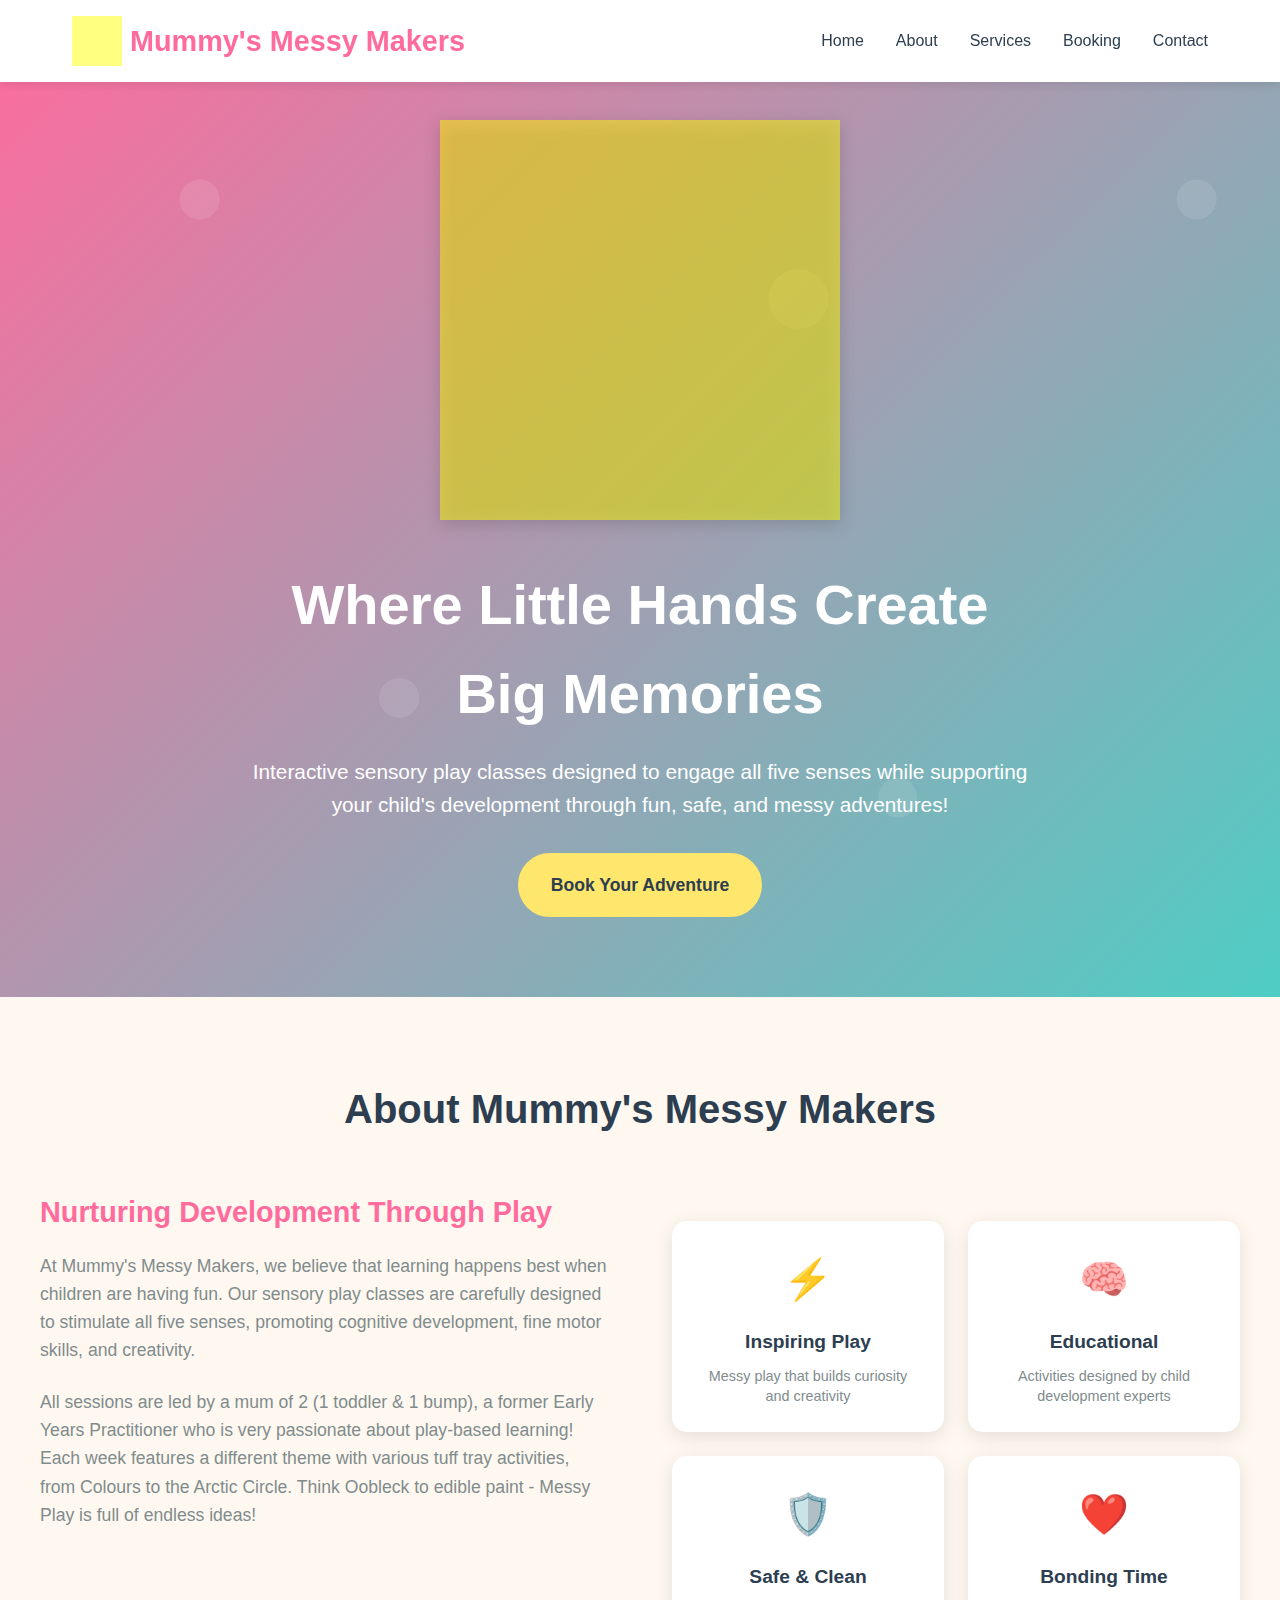
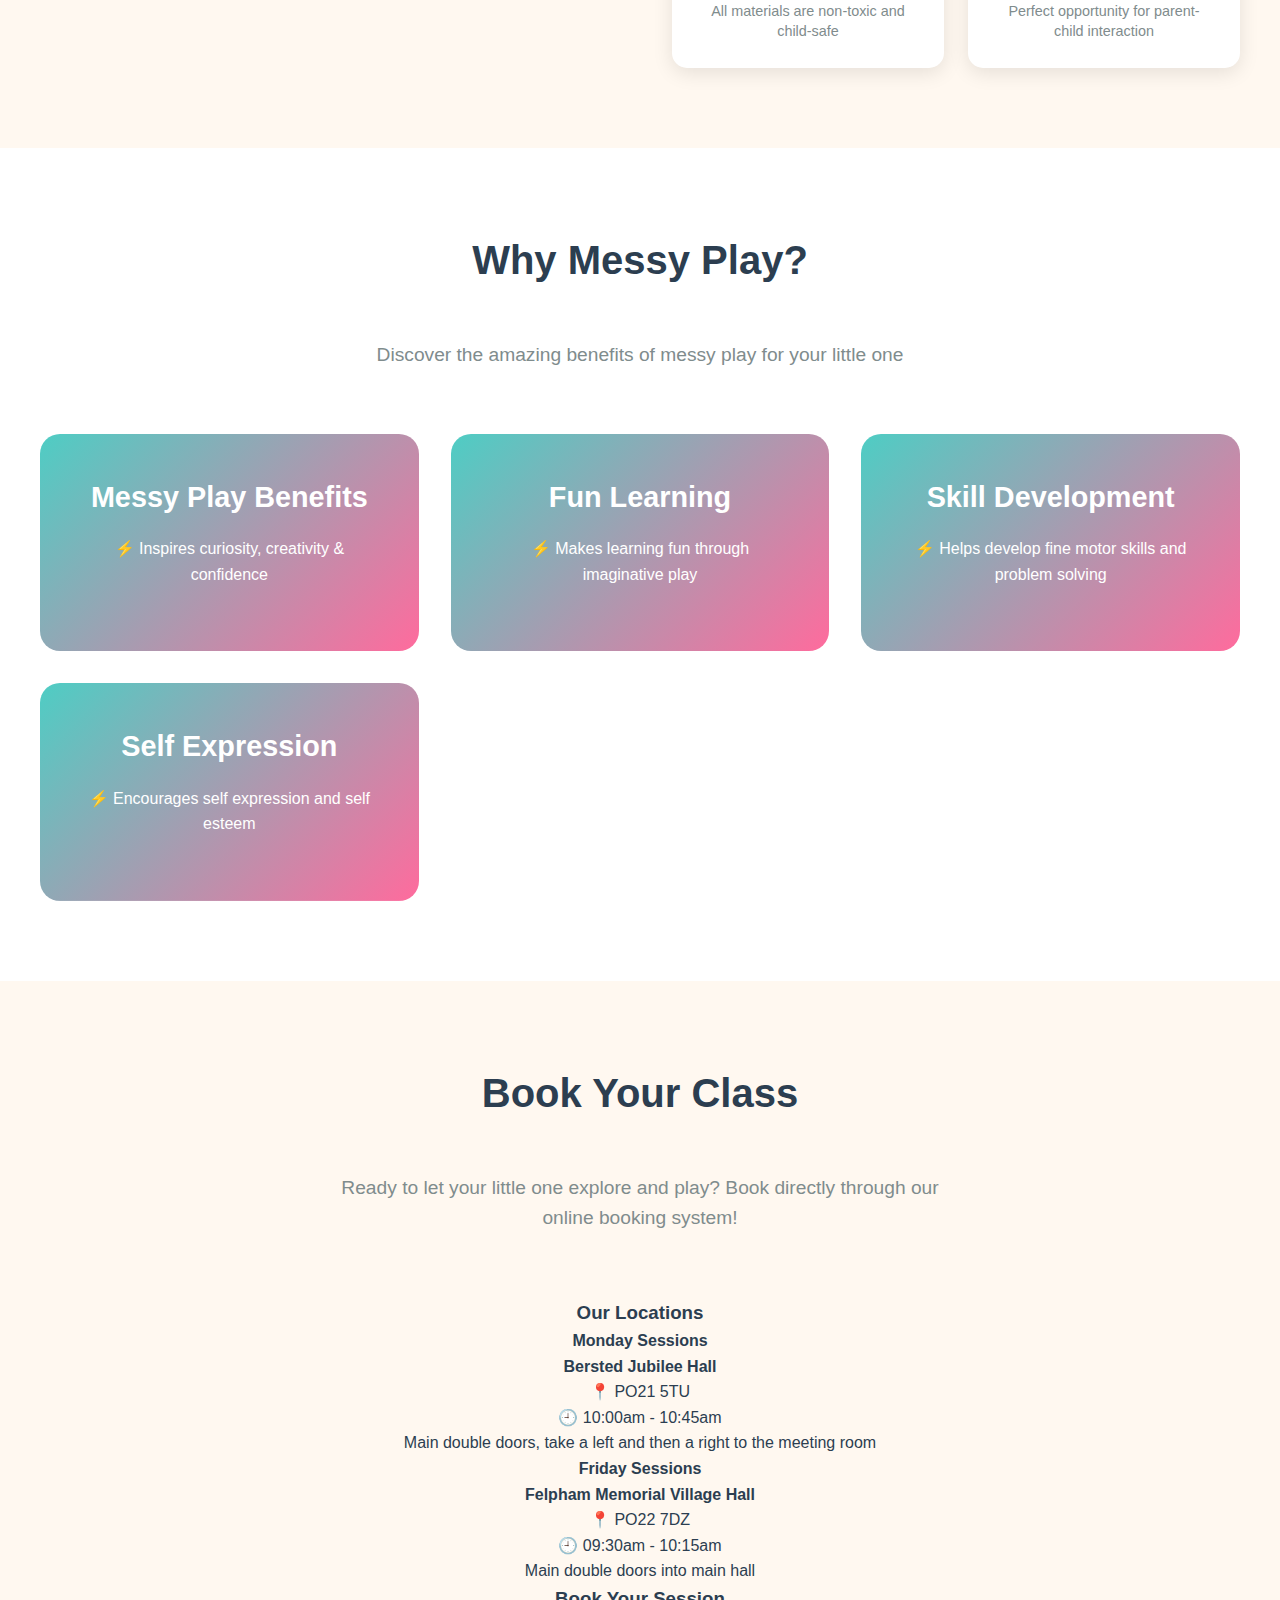
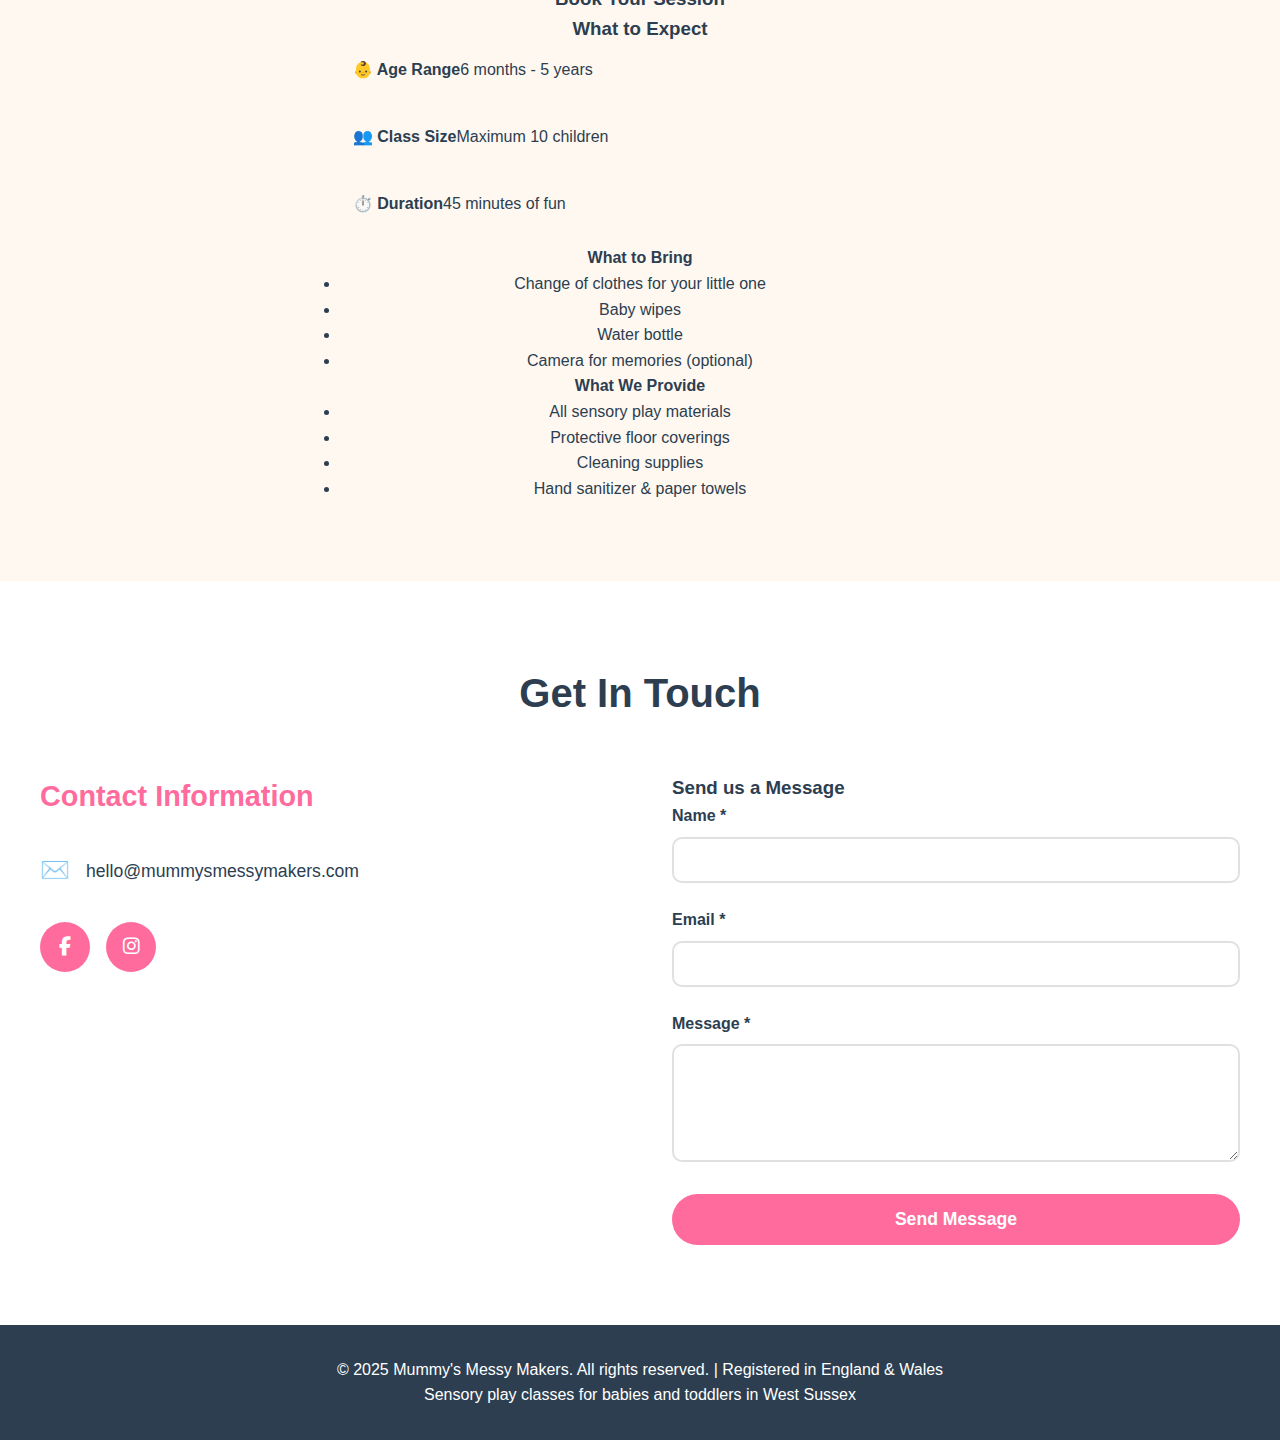
<file: index.html>
<!DOCTYPE html>
<html lang="en">
<head>
    <meta charset="UTF-8">
    <meta name="viewport" content="width=device-width, initial-scale=1.0">
    <title>Mummy's Messy Makers - Sensory Play Classes for Babies & Toddlers</title>
    <meta name="description" content="Interactive sensory play classes for babies and toddlers. Safe, fun, and educational activities that engage all five senses. Book your child's messy adventure today!">
    <meta name="keywords" content="sensory play, baby classes, toddler activities, messy play, child development, sensory development">
    <meta name="author" content="Mummy's Messy Makers">
    
    <!-- Open Graph for social sharing -->
    <meta property="og:title" content="Mummy's Messy Makers - Sensory Play Classes">
    <meta property="og:description" content="Interactive sensory play classes for babies and toddlers">
    <meta property="og:type" content="website">
    
    <!-- Font Awesome -->
    <link rel="stylesheet" href="https://cdnjs.cloudflare.com/ajax/libs/font-awesome/6.4.0/css/all.min.css">
    
    <!-- Stylesheet -->
    <link rel="stylesheet" href="styles.css">
</head>
<body>
    <a href="#main-content" class="skip-link">Skip to main content</a>
    
    <nav role="navigation" aria-label="Main navigation">
        <div class="nav-container">
            <a href="#home" class="logo" aria-label="Mummy's Messy Makers Home">
                <img src="[data-uri]" alt="Mummy's Messy Makers Logo" class="logo-image" id="logoImage">
                <span class="logo-text">Mummy's Messy Makers</span>
            </a>
            <ul class="nav-links" id="navLinks">
                <li><a href="#home">Home</a></li>
                <li><a href="#about">About</a></li>
                <li><a href="#services">Services</a></li>
                <li><a href="#booking">Booking</a></li>
                <li><a href="#contact">Contact</a></li>
            </ul>
            <button class="mobile-menu" id="mobileMenu" aria-label="Open mobile menu">☰</button>
        </div>
    </nav>

    <main id="main-content">
        <!-- Hero Section -->
        <section id="home" class="hero">
            <div class="hero-content">
                <img src="[data-uri]" alt="Mummy's Messy Makers" class="hero-logo" id="heroLogo">
                <h1>Where Little Hands Create Big Memories</h1>
                <p>Interactive sensory play classes designed to engage all five senses while supporting your child's development through fun, safe, and messy adventures!</p>
                <a href="#booking" class="cta-button">Book Your Adventure</a>
            </div>
        </section>

        <!-- About Section -->
        <section id="about" class="about">
            <div class="container">
                <h2 class="section-title">About Mummy's Messy Makers</h2>
                <div class="about-content">
                    <div class="about-text">
                        <h3>Nurturing Development Through Play</h3>
                        <p>At Mummy's Messy Makers, we believe that learning happens best when children are having fun. Our sensory play classes are carefully designed to stimulate all five senses, promoting cognitive development, fine motor skills, and creativity.</p>
                        <p>All sessions are led by a mum of 2 (1 toddler & 1 bump), a former Early Years Practitioner who is very passionate about play-based learning! Each week features a different theme with various tuff tray activities, from Colours to the Arctic Circle. Think Oobleck to edible paint - Messy Play is full of endless ideas!</p>
                    </div>
                    <div class="about-features">
                        <div class="feature-card">
                            <div class="feature-icon">⚡</div>
                            <h4>Inspiring Play</h4>
                            <p>Messy play that builds curiosity and creativity</p>
                        </div>
                        <div class="feature-card">
                            <div class="feature-icon">🧠</div>
                            <h4>Educational</h4>
                            <p>Activities designed by child development experts</p>
                        </div>
                        <div class="feature-card">
                            <div class="feature-icon">🛡️</div>
                            <h4>Safe & Clean</h4>
                            <p>All materials are non-toxic and child-safe</p>
                        </div>
                        <div class="feature-card">
                            <div class="feature-icon">❤️</div>
                            <h4>Bonding Time</h4>
                            <p>Perfect opportunity for parent-child interaction</p>
                        </div>
                    </div>
                </div>
            </div>
        </section>

        <!-- Services Section -->
        <section id="services" class="services">
            <div class="container">
                <h2 class="section-title">Why Messy Play?</h2>
                <p class="section-subtitle">Discover the amazing benefits of messy play for your little one</p>
                <div class="services-grid">
                    <div class="service-card">
                        <h3>Messy Play Benefits</h3>
                        <p>⚡ Inspires curiosity, creativity & confidence</p>
                    </div>
                    <div class="service-card">
                        <h3>Fun Learning</h3>
                        <p>⚡ Makes learning fun through imaginative play</p>
                    </div>
                    <div class="service-card">
                        <h3>Skill Development</h3>
                        <p>⚡ Helps develop fine motor skills and problem solving</p>
                    </div>
                    <div class="service-card">
                        <h3>Self Expression</h3>
                        <p>⚡ Encourages self expression and self esteem</p>
                    </div>
                </div>
            </div>
        </section>

        <!-- Booking Section -->
        <section id="booking" class="booking">
            <div class="container">
                <h2 class="section-title">Book Your Class</h2>
                <div class="booking-content">
                    <p class="section-subtitle">Ready to let your little one explore and play? Book directly through our online booking system!</p>
                    
                    <!-- Venue Information -->
                    <div class="venue-info">
                        <h3>Our Locations</h3>
                        <div class="venue-cards">
                            <div class="venue-card">
                                <h4>Monday Sessions</h4>
                                <div class="venue-details">
                                    <p><strong>Bersted Jubilee Hall</strong></p>
                                    <p>📍 PO21 5TU</p>
                                    <p>🕘 10:00am - 10:45am</p>
                                    <p class="venue-note">Main double doors, take a left and then a right to the meeting room</p>
                                </div>
                            </div>
                            <div class="venue-card">
                                <h4>Friday Sessions</h4>
                                <div class="venue-details">
                                    <p><strong>Felpham Memorial Village Hall</strong></p>
                                    <p>📍 PO22 7DZ</p>
                                    <p>🕘 09:30am - 10:15am</p>
                                    <p class="venue-note">Main double doors into main hall</p>
                                </div>
                            </div>
                        </div>
                    </div>
                    
                    <!-- Bookwhen Booking System -->
                    <div class="bookwhen-section">
                        <h3>Book Your Session</h3>
                        <div id="bookwhen-container" class="bookwhen-container">
                            <!-- Bookwhen iframe will be inserted here -->
                        </div>
                    </div>
                    
                    <!-- Class Information -->
                    <div class="class-info">
                        <h3>What to Expect</h3>
                        <div class="info-grid">
                            <div class="info-item">
                                <h4>👶 Age Range</h4>
                                <p> 6 months - 5 years</p>
                            </div>
                            <div class="info-item">
                                <h4>👥 Class Size</h4>
                                <p> Maximum 10 children</p>
                            </div>
                            <div class="info-item">
                                <h4>⏱️ Duration</h4>
                                <p> 45 minutes of fun</p>
                            </div>
                        </div>
                    </div>
                    
                    <!-- What to Bring -->
                    <div class="bring-info">
                        <div class="info-section">
                            <h4>What to Bring</h4>
                            <ul>
                                <li>Change of clothes for your little one</li>
                                <li>Baby wipes</li>
                                <li>Water bottle</li>
                                <li>Camera for memories (optional)</li>
                            </ul>
                        </div>
                        <div class="info-section">
                            <h4>What We Provide</h4>
                            <ul>
                                <li>All sensory play materials</li>
                                <li>Protective floor coverings</li>
                                <li>Cleaning supplies</li>
                                <li>Hand sanitizer & paper towels</li>
                            </ul>
                        </div>
                    </div>
                </div>
            </div>
        </section>

        <!-- Contact Section -->
        <section id="contact" class="contact">
            <div class="container">
                <h2 class="section-title">Get In Touch</h2>
                <div class="contact-content">
                    <div class="contact-info">
                        <h3>Contact Information</h3>
                        <div class="contact-item">
                            <span class="contact-icon">✉️</span>
                            <p>hello@mummysmessymakers.com</p>
                        </div>
                        <div class="social-links">
                            <a href="https://www.facebook.com/profile.php?id=61576732513506" class="social-link" aria-label="Visit our Facebook page" target="_blank"><i class="fab fa-facebook-f"></i></a>
                            <a href="https://www.instagram.com/mummysmessymakers/" class="social-link" aria-label="Visit our Instagram page" target="_blank"><i class="fab fa-instagram"></i></a>
                        </div>
                    </div>
                    <div class="contact-form">
                        <h3>Send us a Message</h3>
                        <form id="contactForm" action="https://formsubmit.co/hello@mummysmessymakers.com" method="POST">
                            <!-- FormSubmit.co configuration -->
                            <input type="hidden" name="_subject" value="New Contact Form Message from Mummy's Messy Makers">
                            <input type="hidden" name="_replyto" value="email">
                            <input type="hidden" name="_captcha" value="false">
                            <input type="text" name="_honey" style="display:none">
                            
                            <div class="form-group">
                                <label for="contact-name">Name *</label>
                                <input type="text" id="contact-name" name="name" required>
                            </div>
                            <div class="form-group">
                                <label for="contact-email">Email *</label>
                                <input type="email" id="contact-email" name="email" required>
                            </div>
                            <div class="form-group">
                                <label for="message">Message *</label>
                                <textarea id="message" name="message" rows="5" required></textarea>
                            </div>
                            <button type="submit" class="submit-btn">Send Message</button>
                        </form>
                    </div>
                </div>
            </div>
        </section>
    </main>

    <footer>
        <div class="container">
            <p>&copy; 2025 Mummy's Messy Makers. All rights reserved. | Registered in England & Wales</p>
            <p>Sensory play classes for babies and toddlers in West Sussex</p>
        </div>
    </footer>

    <!-- Session Modal -->
    <div id="sessionModal" class="session-modal" style="display: none;">
        <!-- Modal content will be populated by JavaScript -->
    </div>

    
    <!-- JavaScript -->
    <script type="module" src="script.js"></script>

    <!-- JSON-LD Structured Data for SEO -->
    <script type="application/ld+json">
    {
        "@context": "https://schema.org",
        "@type": "LocalBusiness",
        "name": "Mummy's Messy Makers",
        "description": "Interactive sensory play classes for babies and toddlers. Safe, fun, and educational activities that engage all five senses.",
        "url": "https://www.mummysmessymakers.co.uk",
        "telephone": "+44 7123 456 789",
        "email": "hello@mummysmessymakers.com",
        "address": {
            "@type": "PostalAddress",
            "streetAddress": "123 Play Street",
            "addressLocality": "London",
            "postalCode": "SW1A 1AA",
            "addressCountry": "GB"
        },
        "openingHours": [
            "Mo-Fr 09:00-17:00",
            "Sa 10:00-15:00"
        ],
        "serviceType": "Child Care Services",
        "areaServed": "London, UK",
        "priceRange": "££",
        "hasOfferCatalog": {
            "@type": "OfferCatalog",
            "name": "Sensory Play Classes",
            "itemListElement": [
                {
                    "@type": "Offer",
                    "itemOffered": {
                        "@type": "Service",
                        "name": "Messy Play Benefits",
                        "description": "Inspires curiosity, creativity & confidence"
                    }
                },
                {
                    "@type": "Offer",
                    "itemOffered": {
                        "@type": "Service",
                        "name": "Fun Learning",
                        "description": "Makes learning fun through imaginative play"
                    }
                },
                {
                    "@type": "Offer",
                    "itemOffered": {
                        "@type": "Service",
                        "name": "Skill Development",
                        "description": "Helps develop fine motor skills and problem solving"
                    }
                },
                {
                    "@type": "Offer",
                    "itemOffered": {
                        "@type": "Service",
                        "name": "Self Expression",
                        "description": "Encourages self expression and self esteem"
                    }
                }
            ]
        }
    }
    </script>
</body>
</html>
</file>
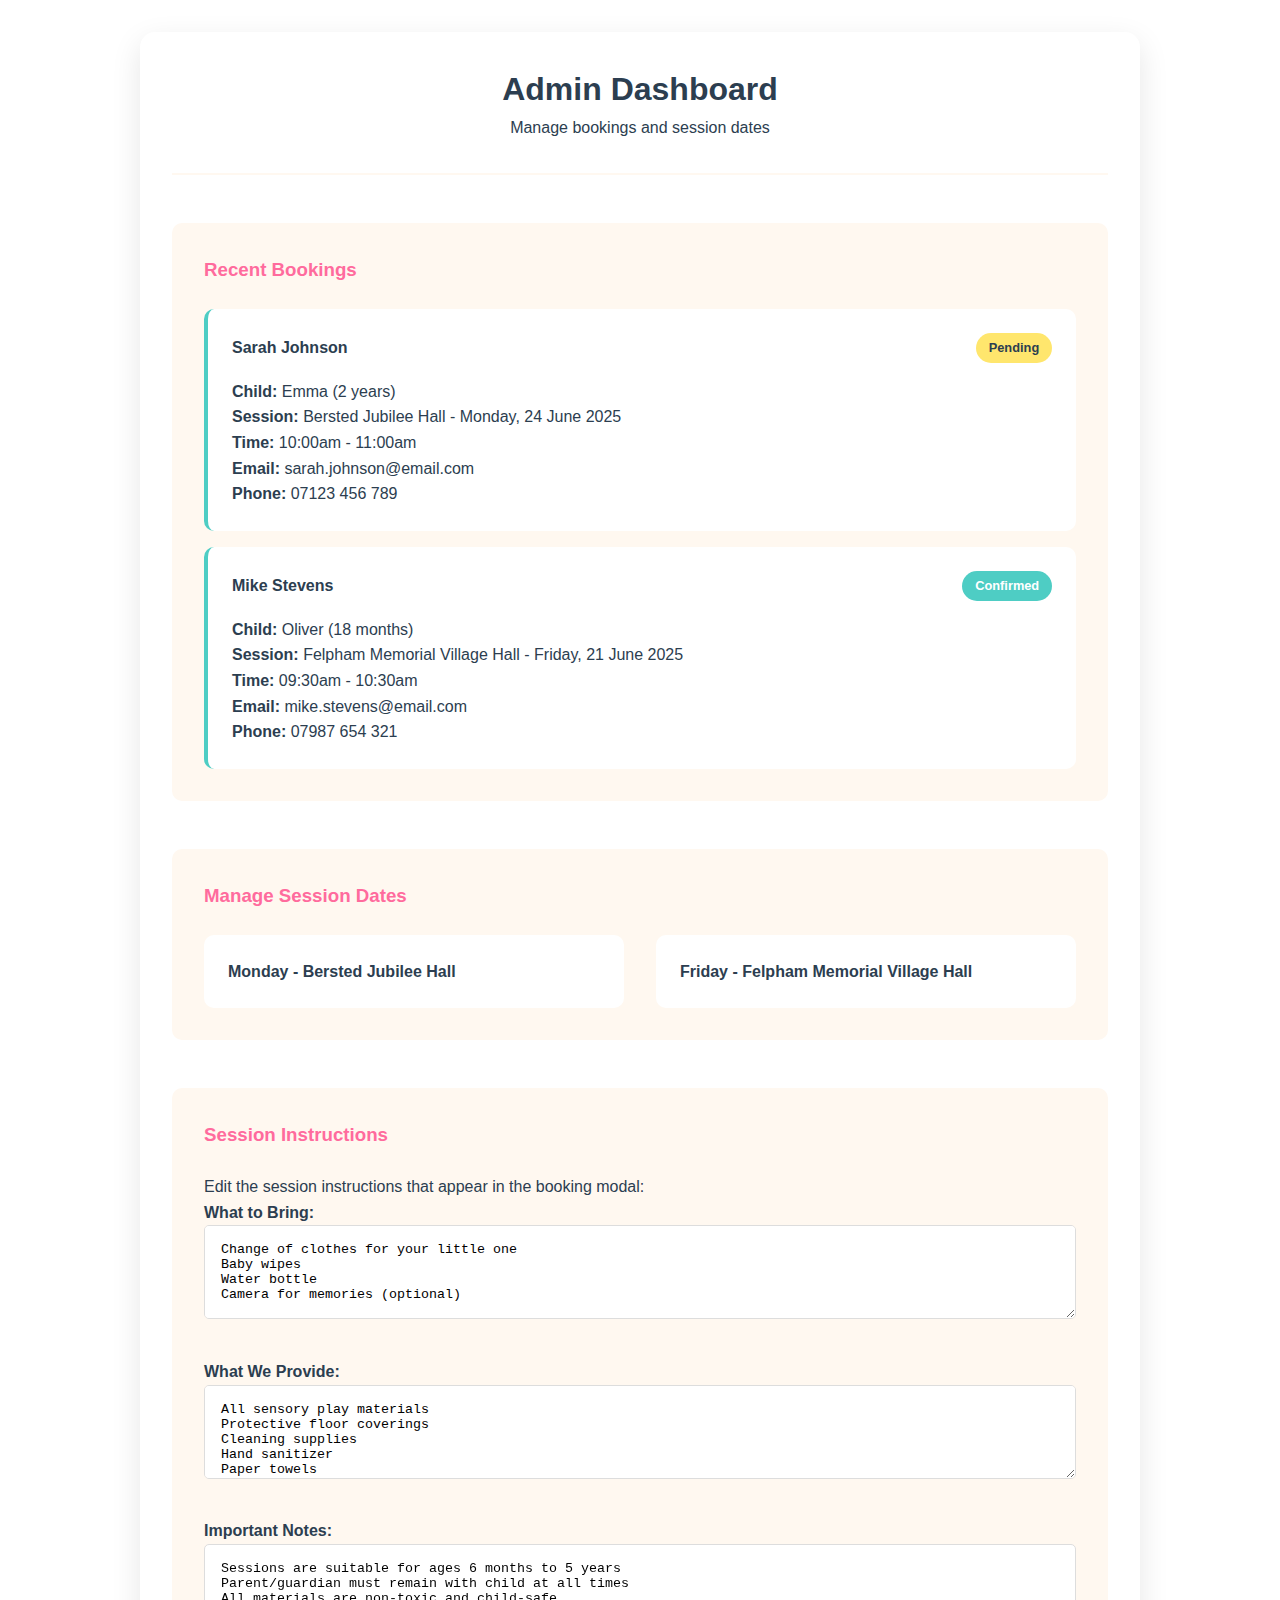
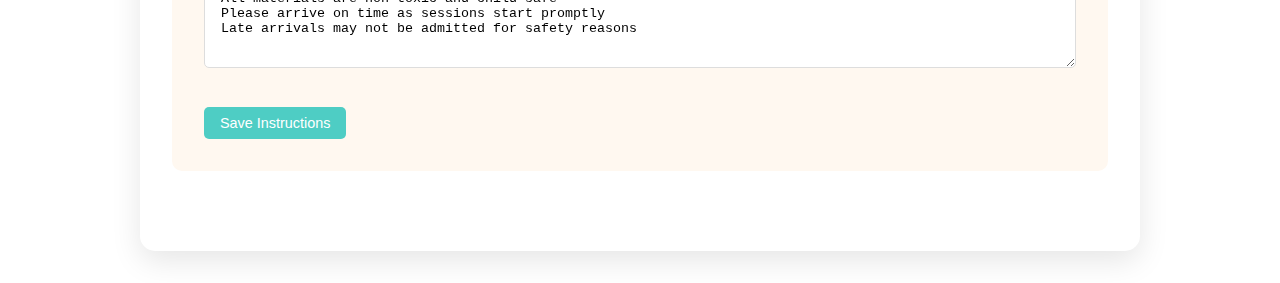
<file: admin.html>
<!DOCTYPE html>
<html lang="en">
<head>
    <meta charset="UTF-8">
    <meta name="viewport" content="width=device-width, initial-scale=1.0">
    <title>Admin - Mummy's Messy Makers</title>
    <link rel="stylesheet" href="styles.css">
    <style>
        .admin-container {
            max-width: 1000px;
            margin: 2rem auto;
            padding: 2rem;
            background: var(--white);
            border-radius: 15px;
            box-shadow: 0 10px 30px rgba(0,0,0,0.1);
        }
        
        .admin-header {
            text-align: center;
            margin-bottom: 3rem;
            padding-bottom: 2rem;
            border-bottom: 2px solid var(--background-light);
        }
        
        .admin-section {
            margin-bottom: 3rem;
            padding: 2rem;
            background: var(--background-light);
            border-radius: 10px;
        }
        
        .admin-section h3 {
            color: var(--primary-color);
            margin-bottom: 1.5rem;
        }
        
        .bookings-list {
            display: grid;
            gap: 1rem;
        }
        
        .booking-item {
            background: var(--white);
            padding: 1.5rem;
            border-radius: 10px;
            border-left: 4px solid var(--secondary-color);
        }
        
        .booking-header {
            display: flex;
            justify-content: space-between;
            align-items: center;
            margin-bottom: 1rem;
        }
        
        .booking-status {
            padding: 0.3rem 0.8rem;
            border-radius: 15px;
            font-size: 0.8rem;
            font-weight: bold;
        }
        
        .status-pending {
            background: var(--accent-color);
            color: var(--text-dark);
        }
        
        .status-confirmed {
            background: var(--secondary-color);
            color: var(--white);
        }
        
        .manage-dates {
            display: grid;
            grid-template-columns: repeat(auto-fit, minmax(300px, 1fr));
            gap: 2rem;
        }
        
        .venue-management {
            background: var(--white);
            padding: 1.5rem;
            border-radius: 10px;
        }
        
        .date-list {
            max-height: 300px;
            overflow-y: auto;
        }
        
        .date-item {
            display: flex;
            justify-content: space-between;
            align-items: center;
            padding: 0.8rem;
            margin-bottom: 0.5rem;
            background: var(--background-light);
            border-radius: 8px;
        }
        
        .btn {
            padding: 0.5rem 1rem;
            border: none;
            border-radius: 5px;
            cursor: pointer;
            font-size: 0.9rem;
            transition: all 0.3s ease;
        }
        
        .btn-danger {
            background: #e74c3c;
            color: white;
        }
        
        .btn-success {
            background: var(--secondary-color);
            color: white;
        }
        
        .btn:hover {
            transform: translateY(-2px);
        }
    </style>
</head>
<body>
    <div class="admin-container">
        <div class="admin-header">
            <h1>Admin Dashboard</h1>
            <p>Manage bookings and session dates</p>
        </div>
        
        <div class="admin-section">
            <h3>Recent Bookings</h3>
            <div id="bookingsList" class="bookings-list">
                <!-- Sample booking data -->
                <div class="booking-item">
                    <div class="booking-header">
                        <strong>Sarah Johnson</strong>
                        <span class="booking-status status-pending">Pending</span>
                    </div>
                    <div class="booking-details">
                        <p><strong>Child:</strong> Emma (2 years)</p>
                        <p><strong>Session:</strong> Bersted Jubilee Hall - Monday, 24 June 2025</p>
                        <p><strong>Time:</strong> 10:00am - 11:00am</p>
                        <p><strong>Email:</strong> sarah.johnson@email.com</p>
                        <p><strong>Phone:</strong> 07123 456 789</p>
                    </div>
                </div>
                
                <div class="booking-item">
                    <div class="booking-header">
                        <strong>Mike Stevens</strong>
                        <span class="booking-status status-confirmed">Confirmed</span>
                    </div>
                    <div class="booking-details">
                        <p><strong>Child:</strong> Oliver (18 months)</p>
                        <p><strong>Session:</strong> Felpham Memorial Village Hall - Friday, 21 June 2025</p>
                        <p><strong>Time:</strong> 09:30am - 10:30am</p>
                        <p><strong>Email:</strong> mike.stevens@email.com</p>
                        <p><strong>Phone:</strong> 07987 654 321</p>
                    </div>
                </div>
            </div>
        </div>
        
        <div class="admin-section">
            <h3>Manage Session Dates</h3>
            <div class="manage-dates">
                <div class="venue-management">
                    <h4>Monday - Bersted Jubilee Hall</h4>
                    <div class="date-list" id="mondayDates">
                        <!-- Dates will be populated by JavaScript -->
                    </div>
                </div>
                
                <div class="venue-management">
                    <h4>Friday - Felpham Memorial Village Hall</h4>
                    <div class="date-list" id="fridayDates">
                        <!-- Dates will be populated by JavaScript -->
                    </div>
                </div>
            </div>
        </div>
        
        <div class="admin-section">
            <h3>Session Instructions</h3>
            <p>Edit the session instructions that appear in the booking modal:</p>
            
            <div style="margin-bottom: 2rem;">
                <h4>What to Bring:</h4>
                <textarea id="whatToBring" rows="4" style="width: 100%; padding: 1rem; border-radius: 5px; border: 1px solid #ddd;">
Change of clothes for your little one
Baby wipes
Water bottle
Camera for memories (optional)
                </textarea>
            </div>
            
            <div style="margin-bottom: 2rem;">
                <h4>What We Provide:</h4>
                <textarea id="whatWeProvide" rows="4" style="width: 100%; padding: 1rem; border-radius: 5px; border: 1px solid #ddd;">
All sensory play materials
Protective floor coverings
Cleaning supplies
Hand sanitizer
Paper towels
                </textarea>
            </div>
            
            <div style="margin-bottom: 2rem;">
                <h4>Important Notes:</h4>
                <textarea id="importantNotes" rows="6" style="width: 100%; padding: 1rem; border-radius: 5px; border: 1px solid #ddd;">
Sessions are suitable for ages 6 months to 5 years
Parent/guardian must remain with child at all times
All materials are non-toxic and child-safe
Please arrive on time as sessions start promptly
Late arrivals may not be admitted for safety reasons
                </textarea>
            </div>
            
            <button class="btn btn-success" onclick="saveInstructions()">Save Instructions</button>
        </div>
    </div>
    
    <script src="script.js"></script>
    <script>
        // Admin specific JavaScript
        document.addEventListener('DOMContentLoaded', function() {
            populateAdminDates();
        });
        
        function populateAdminDates() {
            const mondayContainer = document.getElementById('mondayDates');
            const fridayContainer = document.getElementById('fridayDates');
            
            if (typeof bookingState !== 'undefined') {
                // Monday dates
                const mondayDates = bookingState.availableDates.get('monday') || [];
                mondayContainer.innerHTML = mondayDates.map(date => {
                    const dateStr = date.toLocaleDateString('en-GB');
                    const isBooked = false; // You would check actual booking status here
                    return `
                        <div class="date-item">
                            <span>${dateStr}</span>
                            <button class="btn ${isBooked ? 'btn-danger' : 'btn-success'}" 
                                    onclick="toggleDateAvailability('monday', '${date.toISOString()}')">
                                ${isBooked ? 'Remove' : 'Available'}
                            </button>
                        </div>
                    `;
                }).join('');
                
                // Friday dates
                const fridayDates = bookingState.availableDates.get('friday') || [];
                fridayContainer.innerHTML = fridayDates.map(date => {
                    const dateStr = date.toLocaleDateString('en-GB');
                    const isBooked = false; // You would check actual booking status here
                    return `
                        <div class="date-item">
                            <span>${dateStr}</span>
                            <button class="btn ${isBooked ? 'btn-danger' : 'btn-success'}" 
                                    onclick="toggleDateAvailability('friday', '${date.toISOString()}')">
                                ${isBooked ? 'Remove' : 'Available'}
                            </button>
                        </div>
                    `;
                }).join('');
            }
        }
        
        function toggleDateAvailability(venue, dateIso) {
            // In a real implementation, this would update the server
            alert(`Toggle availability for ${venue} on ${new Date(dateIso).toLocaleDateString('en-GB')}`);
        }
        
        function saveInstructions() {
            // In a real implementation, this would save to server
            alert('Instructions saved! (In a real implementation, this would be saved to a database)');
        }
    </script>
</body>
</html>
</file>
<file: styles.css>
/* Mummy's Messy Makers - Main Stylesheet */

* {
    margin: 0;
    padding: 0;
    box-sizing: border-box;
}

:root {
    --primary-color: #FF6B9D;
    --secondary-color: #4ECDC4;
    --accent-color: #FFE66D;
    --text-dark: #2C3E50;
    --text-light: #7F8C8D;
    --background-light: #FFF8F0;
    --white: #FFFFFF;
}

body {
    font-family: 'Arial', sans-serif;
    line-height: 1.6;
    color: var(--text-dark);
    background: var(--white);
}

/* Navigation */
nav {
    background: var(--white);
    padding: 1rem 0;
    position: fixed;
    width: 100%;
    top: 0;
    z-index: 1000;
    box-shadow: 0 2px 10px rgba(0,0,0,0.1);
}

.nav-container {
    max-width: 1200px;
    margin: 0 auto;
    display: flex;
    justify-content: space-between;
    align-items: center;
    padding: 0 2rem;
}

.logo {
    font-size: 1.8rem;
    font-weight: bold;
    color: var(--primary-color);
    text-decoration: none;
    display: flex;
    align-items: center;
}

.logo-image {
    height: 50px;
    width: auto;
    margin-right: 0.5rem;
}

.logo-text {
    display: inline-block;
}

.nav-links {
    display: flex;
    list-style: none;
    gap: 2rem;
}

.nav-links a {
    text-decoration: none;
    color: var(--text-dark);
    font-weight: 500;
    transition: color 0.3s ease;
    cursor: pointer;
}

.nav-links a:hover, .nav-links a:focus {
    color: var(--primary-color);
    outline: 2px solid var(--primary-color);
    outline-offset: 2px;
}

.mobile-menu {
    display: none;
    background: none;
    border: none;
    font-size: 1.5rem;
    cursor: pointer;
    color: var(--text-dark);
}

/* Hero Section */
.hero {
    background: linear-gradient(135deg, var(--primary-color) 0%, var(--secondary-color) 100%);
    color: var(--white);
    padding: 120px 2rem 80px;
    text-align: center;
    position: relative;
    overflow: hidden;
}

.hero-logo {
    max-width: 400px;
    width: 100%;
    height: auto;
    margin-bottom: 2rem;
    filter: drop-shadow(0 4px 8px rgba(0,0,0,0.3));
}

.hero::before {
    content: '';
    position: absolute;
    top: 0;
    left: 0;
    right: 0;
    bottom: 0;
    background: url('data:image/svg+xml,<svg xmlns="http://www.w3.org/2000/svg" viewBox="0 0 100 100"><circle cx="20" cy="20" r="2" fill="rgba(255,255,255,0.1)"/><circle cx="80" cy="30" r="3" fill="rgba(255,255,255,0.1)"/><circle cx="40" cy="70" r="2" fill="rgba(255,255,255,0.1)"/><circle cx="90" cy="80" r="2" fill="rgba(255,255,255,0.1)"/></svg>') repeat;
    animation: float 20s infinite linear;
}

@keyframes float {
    0% { transform: translateY(0px); }
    50% { transform: translateY(-20px); }
    100% { transform: translateY(0px); }
}

.hero-content {
    max-width: 800px;
    margin: 0 auto;
    position: relative;
    z-index: 2;
}

.hero h1 {
    font-size: 3.5rem;
    margin-bottom: 1rem;
    animation: slideInUp 1s ease-out;
}

.hero p {
    font-size: 1.3rem;
    margin-bottom: 2rem;
    animation: slideInUp 1s ease-out 0.2s both;
}

.cta-button {
    display: inline-block;
    background: var(--accent-color);
    color: var(--text-dark);
    padding: 15px 30px;
    text-decoration: none;
    border-radius: 50px;
    font-weight: bold;
    font-size: 1.1rem;
    transition: all 0.3s ease;
    animation: slideInUp 1s ease-out 0.4s both;
    border: 3px solid var(--accent-color);
}

.cta-button:hover, .cta-button:focus {
    background: transparent;
    color: var(--white);
    border-color: var(--white);
    transform: translateY(-3px);
    outline: none;
}

@keyframes slideInUp {
    from {
        opacity: 0;
        transform: translateY(30px);
    }
    to {
        opacity: 1;
        transform: translateY(0);
    }
}

/* Section Styles */
section {
    padding: 80px 2rem;
}

.container {
    max-width: 1200px;
    margin: 0 auto;
}

.section-title {
    text-align: center;
    font-size: 2.5rem;
    margin-bottom: 3rem;
    color: var(--text-dark);
}

.section-subtitle {
    text-align: center;
    font-size: 1.2rem;
    color: var(--text-light);
    margin-bottom: 4rem;
    max-width: 600px;
    margin-left: auto;
    margin-right: auto;
}

/* About Section */
.about {
    background: var(--background-light);
}

.about-content {
    display: grid;
    grid-template-columns: 1fr 1fr;
    gap: 4rem;
    align-items: flex-start;
}

.about-text h3 {
    font-size: 1.8rem;
    color: var(--primary-color);
    margin-bottom: 1rem;
}

.about-text p {
    font-size: 1.1rem;
    margin-bottom: 1.5rem;
    color: var(--text-light);
}

.about-features {
    display: grid;
    grid-template-columns: repeat(2, 1fr);
    gap: 1.5rem;
    margin-top: 2rem;
}

.feature-card {
    background: var(--white);
    padding: 1.5rem;
    border-radius: 15px;
    text-align: center;
    box-shadow: 0 5px 20px rgba(0,0,0,0.1);
    transition: transform 0.3s ease, box-shadow 0.3s ease;
    border: 2px solid transparent;
}

.feature-card:hover {
    transform: translateY(-5px);
    box-shadow: 0 8px 25px rgba(0,0,0,0.15);
    border-color: var(--primary-color);
}

.feature-icon {
    font-size: 2.5rem;
    margin-bottom: 1rem;
    display: block;
}

.feature-card h4 {
    font-size: 1.2rem;
    color: var(--text-dark);
    margin-bottom: 0.5rem;
    font-weight: bold;
}

.feature-card p {
    color: var(--text-light);
    font-size: 0.9rem;
    line-height: 1.4;
}

/* Services Section */
.services {
    background: var(--white);
}

.services-grid {
    display: grid;
    grid-template-columns: repeat(auto-fit, minmax(300px, 1fr));
    gap: 2rem;
}

.service-card {
    background: linear-gradient(135deg, var(--secondary-color), var(--primary-color));
    color: var(--white);
    padding: 2.5rem;
    border-radius: 20px;
    text-align: center;
    transition: transform 0.3s ease;
    position: relative;
    overflow: hidden;
}

.service-card::before {
    content: '';
    position: absolute;
    top: 0;
    left: 0;
    right: 0;
    bottom: 0;
    background: rgba(255,255,255,0.1);
    transform: translateY(100%);
    transition: transform 0.3s ease;
}

.service-card:hover::before {
    transform: translateY(0);
}

.service-card:hover {
    transform: translateY(-10px);
}

.service-card h3 {
    font-size: 1.8rem;
    margin-bottom: 1rem;
    position: relative;
    z-index: 2;
}

.service-card p {
    font-size: 1rem;
    margin-bottom: 1.5rem;
    position: relative;
    z-index: 2;
}

.service-age {
    background: rgba(255,255,255,0.2);
    padding: 0.5rem 1rem;
    border-radius: 25px;
    font-size: 0.9rem;
    font-weight: bold;
    position: relative;
    z-index: 2;
}

/* Booking Section */
.booking {
    background: var(--background-light);
}

/* Booking System Styles */
.booking-system {
    margin-bottom: 3rem;
}

.venue-selection {
    margin-bottom: 3rem;
}

.venue-selection h3 {
    text-align: center;
    font-size: 1.8rem;
    color: var(--primary-color);
    margin-bottom: 2rem;
}

.venue-options {
    display: grid;
    grid-template-columns: repeat(auto-fit, minmax(350px, 1fr));
    gap: 2rem;
    max-width: 800px;
    margin: 0 auto;
}

.venue-option {
    background: var(--white);
    border: 3px solid #E0E0E0;
    border-radius: 15px;
    padding: 2rem;
    text-align: center;
    cursor: pointer;
    transition: all 0.3s ease;
    position: relative;
    overflow: hidden;
}

.venue-option:hover {
    border-color: var(--primary-color);
    transform: translateY(-5px);
    box-shadow: 0 10px 25px rgba(0,0,0,0.15);
}

.venue-option.selected {
    border-color: var(--secondary-color);
    background: linear-gradient(135deg, var(--secondary-color), var(--primary-color));
    color: var(--white);
}

.venue-day {
    font-size: 1.5rem;
    font-weight: bold;
    margin-bottom: 0.5rem;
}

.venue-name {
    font-size: 1.2rem;
    margin-bottom: 0.8rem;
    font-weight: 600;
}

.venue-time {
    font-size: 1rem;
    margin-bottom: 0.5rem;
    opacity: 0.8;
}

.venue-address {
    font-size: 0.9rem;
    opacity: 0.7;
}

/* Calendar Section */
.calendar-section {
    margin-bottom: 3rem;
    text-align: center;
}

.calendar-section h3 {
    font-size: 1.8rem;
    color: var(--primary-color);
    margin-bottom: 2rem;
}

.calendar {
    background: var(--white);
    border-radius: 15px;
    padding: 2rem;
    box-shadow: 0 10px 30px rgba(0,0,0,0.1);
    max-width: 800px;
    margin: 0 auto;
}

.calendar-header {
    margin-bottom: 2rem;
    text-align: center;
}

.calendar-header h3 {
    color: var(--text-dark);
    margin-bottom: 0.5rem;
}

.calendar-time {
    color: var(--text-light);
    font-size: 1.1rem;
}

.calendar-grid {
    display: grid;
    grid-template-columns: repeat(auto-fill, minmax(120px, 1fr));
    gap: 1rem;
}

.calendar-date {
    background: var(--background-light);
    border: 2px solid #E0E0E0;
    border-radius: 10px;
    padding: 1rem;
    text-align: center;
    cursor: pointer;
    transition: all 0.3s ease;
    position: relative;
}

.calendar-date:not([disabled]):hover {
    border-color: var(--primary-color);
    transform: translateY(-3px);
    box-shadow: 0 5px 15px rgba(0,0,0,0.1);
}

.calendar-date.selected {
    border-color: var(--secondary-color);
    background: linear-gradient(135deg, var(--secondary-color), var(--primary-color));
    color: var(--white);
    transform: translateY(-3px);
    box-shadow: 0 8px 20px rgba(0,0,0,0.2);
}

.calendar-date.booked {
    background: #F5F5F5;
    border-color: #CCC;
    cursor: not-allowed;
    opacity: 0.6;
}

.calendar-date.past {
    background: #F8F8F8;
    border-color: #DDD;
    cursor: not-allowed;
    opacity: 0.5;
}

.calendar-date.bank-holiday {
    background: #FFE6E6;
    border-color: #FF9999;
    cursor: not-allowed;
    opacity: 0.7;
}

.calendar-date[disabled] {
    pointer-events: none;
}

.date-number {
    font-size: 1.5rem;
    font-weight: bold;
    color: var(--text-dark);
    margin-bottom: 0.2rem;
}

.date-month {
    font-size: 0.8rem;
    color: var(--text-light);
    margin-bottom: 0.5rem;
    text-transform: uppercase;
}

.date-status {
    font-size: 0.7rem;
    padding: 0.2rem 0.5rem;
    border-radius: 10px;
    font-weight: 600;
}

.calendar-date:not(.booked):not(.past):not(.bank-holiday):not(.full) .date-status {
    background: var(--accent-color);
    color: var(--text-dark);
}

.calendar-date.booked .date-status {
    background: #DDD;
    color: #666;
}

.calendar-date.past .date-status {
    background: #EEE;
    color: #999;
}

.calendar-date.bank-holiday .date-status {
    background: #FFB3B3;
    color: #CC0000;
}

.calendar-date.full {
    background: #F0F0F0;
    border-color: #CCC;
    cursor: not-allowed;
    opacity: 0.6;
}

.calendar-date.full .date-status {
    background: #DDD;
    color: #666;
}

.calendar-date.low-availability {
    border-color: #FF9500;
    background: #FFF8E1;
}

.calendar-date.low-availability .date-status {
    background: #FFE0B2;
    color: #E65100;
}

.spaces-indicator {
    font-size: 0.6rem;
    color: var(--text-light);
    margin-top: 0.2rem;
    font-weight: 600;
}

.booking-content {
    text-align: center;
    max-width: 600px;
    margin: 0 auto;
}

.booking-form {
    background: var(--white);
    padding: 3rem;
    border-radius: 20px;
    box-shadow: 0 10px 30px rgba(0,0,0,0.1);
    margin-top: 2rem;
}

.selected-session {
    background: var(--secondary-color);
    color: var(--white);
    padding: 2rem;
    border-radius: 15px;
    margin-bottom: 2rem;
    text-align: center;
}

.selected-session h4 {
    margin-bottom: 1rem;
    font-size: 1.3rem;
}

.session-summary p {
    margin-bottom: 0.5rem;
    font-size: 1rem;
}

.session-summary strong {
    font-weight: 600;
}

.form-help {
    display: block;
    color: var(--text-light);
    font-size: 0.85rem;
    margin-top: 0.3rem;
    font-style: italic;
}

.form-group {
    margin-bottom: 1.5rem;
    text-align: left;
}

.form-group label {
    display: block;
    font-weight: bold;
    margin-bottom: 0.5rem;
    color: var(--text-dark);
}

.form-group input,
.form-group select,
.form-group textarea {
    width: 100%;
    padding: 12px;
    border: 2px solid #E0E0E0;
    border-radius: 10px;
    font-size: 1rem;
    transition: border-color 0.3s ease;
}

.form-group input:focus,
.form-group select:focus,
.form-group textarea:focus {
    outline: none;
    border-color: var(--primary-color);
}

.submit-btn {
    background: var(--primary-color);
    color: var(--white);
    padding: 15px 40px;
    border: none;
    border-radius: 50px;
    font-size: 1.1rem;
    font-weight: bold;
    cursor: pointer;
    transition: all 0.3s ease;
    width: 100%;
}

.submit-btn:hover, .submit-btn:focus {
    background: var(--secondary-color);
    transform: translateY(-2px);
    outline: 2px solid var(--secondary-color);
    outline-offset: 2px;
}

/* Contact Section */
.contact {
    background: var(--white);
}

.contact-content {
    display: grid;
    grid-template-columns: 1fr 1fr;
    gap: 4rem;
}

.contact-info h3 {
    font-size: 1.8rem;
    color: var(--primary-color);
    margin-bottom: 2rem;
}

.contact-item {
    display: flex;
    align-items: center;
    margin-bottom: 1.5rem;
}

.contact-icon {
    font-size: 1.5rem;
    color: var(--secondary-color);
    margin-right: 1rem;
    width: 30px;
}

.contact-item p {
    font-size: 1.1rem;
    color: var(--text-dark);
}

.social-links {
    display: flex;
    gap: 1rem;
    margin-top: 2rem;
}

.social-link {
    display: inline-block;
    width: 50px;
    height: 50px;
    background: var(--primary-color);
    color: var(--white);
    text-align: center;
    line-height: 50px;
    border-radius: 50%;
    text-decoration: none;
    transition: all 0.3s ease;
    font-size: 1.2rem;
}

.social-link:hover, .social-link:focus {
    background: var(--secondary-color);
    transform: translateY(-3px);
    outline: 2px solid var(--secondary-color);
    outline-offset: 2px;
}

/* Footer */
footer {
    background: var(--text-dark);
    color: var(--white);
    text-align: center;
    padding: 2rem;
}

/* Responsive Design */
@media (max-width: 768px) {
    .nav-links {
        display: none;
        position: absolute;
        top: 100%;
        left: 0;
        width: 100%;
        background: var(--white);
        flex-direction: column;
        padding: 1rem;
        box-shadow: 0 2px 10px rgba(0,0,0,0.1);
    }

    .nav-links.active {
        display: flex;
    }

    .mobile-menu {
        display: block;
    }

    .logo-image {
        height: 40px;
    }

    .logo-text {
        font-size: 1.2rem;
    }

    .hero-logo {
        max-width: 300px;
    }

    .hero h1 {
        font-size: 2.5rem;
    }

    .hero p {
        font-size: 1.1rem;
    }

    .about-content,
    .contact-content {
        grid-template-columns: 1fr;
        gap: 3rem;
    }

    .about-features {
        grid-template-columns: 1fr;
        gap: 1rem;
    }

    .services-grid {
        grid-template-columns: 1fr;
    }

    .section-title {
        font-size: 2rem;
    }

    .booking-form {
        padding: 2rem;
    }

    /* Booking System Mobile Styles */
    .venue-options {
        grid-template-columns: 1fr;
        gap: 1.5rem;
    }

    .venue-option {
        padding: 1.5rem;
    }

    .calendar-grid {
        grid-template-columns: repeat(auto-fill, minmax(100px, 1fr));
        gap: 0.8rem;
    }

    .calendar-date {
        padding: 0.8rem;
    }

    .date-number {
        font-size: 1.2rem;
    }

    .session-modal {
        padding: 1rem;
    }

    .session-details {
        padding: 2rem;
    }

    .session-details h3 {
        font-size: 1.5rem;
    }

    .info-item {
        flex-direction: column;
        align-items: flex-start;
        text-align: left;
    }

    .info-item strong {
        min-width: auto;
        margin-right: 0;
        margin-bottom: 0.3rem;
    }
}

/* Skip link for accessibility */
.skip-link {
    position: absolute;
    top: -40px;
    left: 6px;
    background: var(--primary-color);
    color: var(--white);
    padding: 8px;
    text-decoration: none;
    transition: top 0.3s;
}

.skip-link:focus {
    top: 6px;
}

/* Session Modal */
.session-modal {
    position: fixed;
    top: 0;
    left: 0;
    width: 100%;
    height: 100%;
    background: rgba(0, 0, 0, 0.8);
    display: flex;
    justify-content: center;
    align-items: center;
    z-index: 2000;
    padding: 2rem;
}

.session-modal-content {
    background: var(--white);
    border-radius: 20px;
    max-width: 600px;
    width: 100%;
    max-height: 90vh;
    overflow-y: auto;
    position: relative;
    animation: modalSlideIn 0.3s ease-out;
}

@keyframes modalSlideIn {
    from {
        opacity: 0;
        transform: translateY(-30px);
    }
    to {
        opacity: 1;
        transform: translateY(0);
    }
}

.session-modal-close {
    position: absolute;
    top: 1rem;
    right: 1rem;
    background: none;
    border: none;
    font-size: 2rem;
    color: var(--text-light);
    cursor: pointer;
    width: 40px;
    height: 40px;
    display: flex;
    align-items: center;
    justify-content: center;
    border-radius: 50%;
    transition: all 0.3s ease;
}

.session-modal-close:hover {
    background: var(--background-light);
    color: var(--text-dark);
}

.session-details {
    padding: 3rem;
}

.session-details h3 {
    font-size: 2rem;
    color: var(--primary-color);
    margin-bottom: 2rem;
    text-align: center;
}

.capacity-info {
    margin-bottom: 2rem;
    padding: 1.5rem;
    background: linear-gradient(135deg, #F8F9FA, #E9ECEF);
    border-radius: 15px;
    border: 2px solid #DEE2E6;
}

.capacity-display {
    text-align: center;
}

.spaces-remaining {
    font-size: 2.5rem;
    font-weight: bold;
    color: var(--primary-color);
    display: block;
}

.capacity-text {
    font-size: 1rem;
    color: var(--text-light);
    margin-bottom: 1rem;
    display: block;
}

.capacity-bar {
    width: 100%;
    height: 12px;
    background: #E9ECEF;
    border-radius: 6px;
    overflow: hidden;
    margin: 1rem 0;
}

.capacity-filled {
    height: 100%;
    background: linear-gradient(90deg, var(--secondary-color), var(--primary-color));
    border-radius: 6px;
    transition: width 0.3s ease;
}

.capacity-numbers {
    font-size: 0.9rem;
    color: var(--text-light);
    font-weight: 600;
}

.session-info {
    margin-bottom: 2rem;
}

.info-item {
    display: flex;
    align-items: center;
    margin-bottom: 1rem;
    padding: 0.8rem;
    background: var(--background-light);
    border-radius: 10px;
}

.info-item strong {
    min-width: 100px;
    color: var(--text-dark);
    margin-right: 1rem;
}

.session-instructions {
    margin-bottom: 2rem;
}

.instruction-section {
    margin-bottom: 1.5rem;
    border: 2px solid var(--background-light);
    border-radius: 10px;
    overflow: hidden;
}

.instruction-section summary {
    padding: 1rem;
    background: var(--secondary-color);
    color: var(--white);
    cursor: pointer;
    font-weight: bold;
    font-size: 1.1rem;
    list-style: none;
    position: relative;
}

.instruction-section summary::-webkit-details-marker {
    display: none;
}

.instruction-section summary::after {
    content: '+';
    position: absolute;
    right: 1rem;
    top: 50%;
    transform: translateY(-50%);
    font-size: 1.5rem;
    transition: transform 0.3s ease;
}

.instruction-section[open] summary::after {
    transform: translateY(-50%) rotate(45deg);
}

.instruction-section ul {
    padding: 1.5rem;
    margin: 0;
    background: var(--white);
}

.instruction-section li {
    margin-bottom: 0.8rem;
    padding-left: 1rem;
    position: relative;
}

.instruction-section li::before {
    content: '•';
    color: var(--primary-color);
    font-weight: bold;
    position: absolute;
    left: 0;
}

.arrival-note {
    background: var(--accent-color);
    padding: 1rem;
    border-radius: 10px;
    margin-top: 1rem;
    font-weight: 500;
    color: var(--text-dark);
}

.booking-actions {
    text-align: center;
    margin-top: 2rem;
}

.book-session-btn {
    background: linear-gradient(135deg, var(--secondary-color), var(--primary-color));
    color: var(--white);
    border: none;
    padding: 15px 40px;
    border-radius: 50px;
    font-size: 1.2rem;
    font-weight: bold;
    cursor: pointer;
    transition: all 0.3s ease;
    box-shadow: 0 5px 15px rgba(0,0,0,0.2);
}

.book-session-btn:hover {
    transform: translateY(-3px);
    box-shadow: 0 8px 25px rgba(0,0,0,0.3);
}

/* Screen reader only content */
.sr-only {
    position: absolute;
    width: 1px;
    height: 1px;
    padding: 0;
    margin: -1px;
    overflow: hidden;
    clip: rect(0, 0, 0, 0);
    white-space: nowrap;
    border: 0;
}

/* Form validation styles */
.error-message {
    display: block;
    color: #dc3545;
    font-size: 0.875rem;
    margin-top: 0.5rem;
    font-weight: 500;
}

.error-message::before {
    content: "⚠️ ";
    margin-right: 0.25rem;
}

.form-group input[aria-invalid="true"],
.form-group select[aria-invalid="true"],
.form-group textarea[aria-invalid="true"] {
    border-color: #dc3545;
    background-color: #fff5f5;
    box-shadow: 0 0 0 0.2rem rgba(220, 53, 69, 0.25);
}

.form-group input[aria-invalid="true"]:focus,
.form-group select[aria-invalid="true"]:focus,
.form-group textarea[aria-invalid="true"]:focus {
    border-color: #dc3545;
    box-shadow: 0 0 0 0.2rem rgba(220, 53, 69, 0.25);
}

.form-group input:valid,
.form-group select:valid,
.form-group textarea:valid {
    border-color: #28a745;
}

.form-group input:valid:focus,
.form-group select:valid:focus,
.form-group textarea:valid:focus {
    border-color: #28a745;
    box-shadow: 0 0 0 0.2rem rgba(40, 167, 69, 0.25);
}

/* Validation summary */
.validation-summary {
    background: #fff3cd;
    border: 1px solid #ffeaa7;
    border-radius: 8px;
    padding: 1rem;
    margin-bottom: 1.5rem;
    display: none;
}

.validation-summary.show {
    display: block;
}

.validation-summary h4 {
    color: #856404;
    margin: 0 0 0.5rem 0;
    font-size: 1rem;
}

.validation-summary ul {
    margin: 0;
    padding-left: 1.5rem;
    color: #856404;
}
</file>
